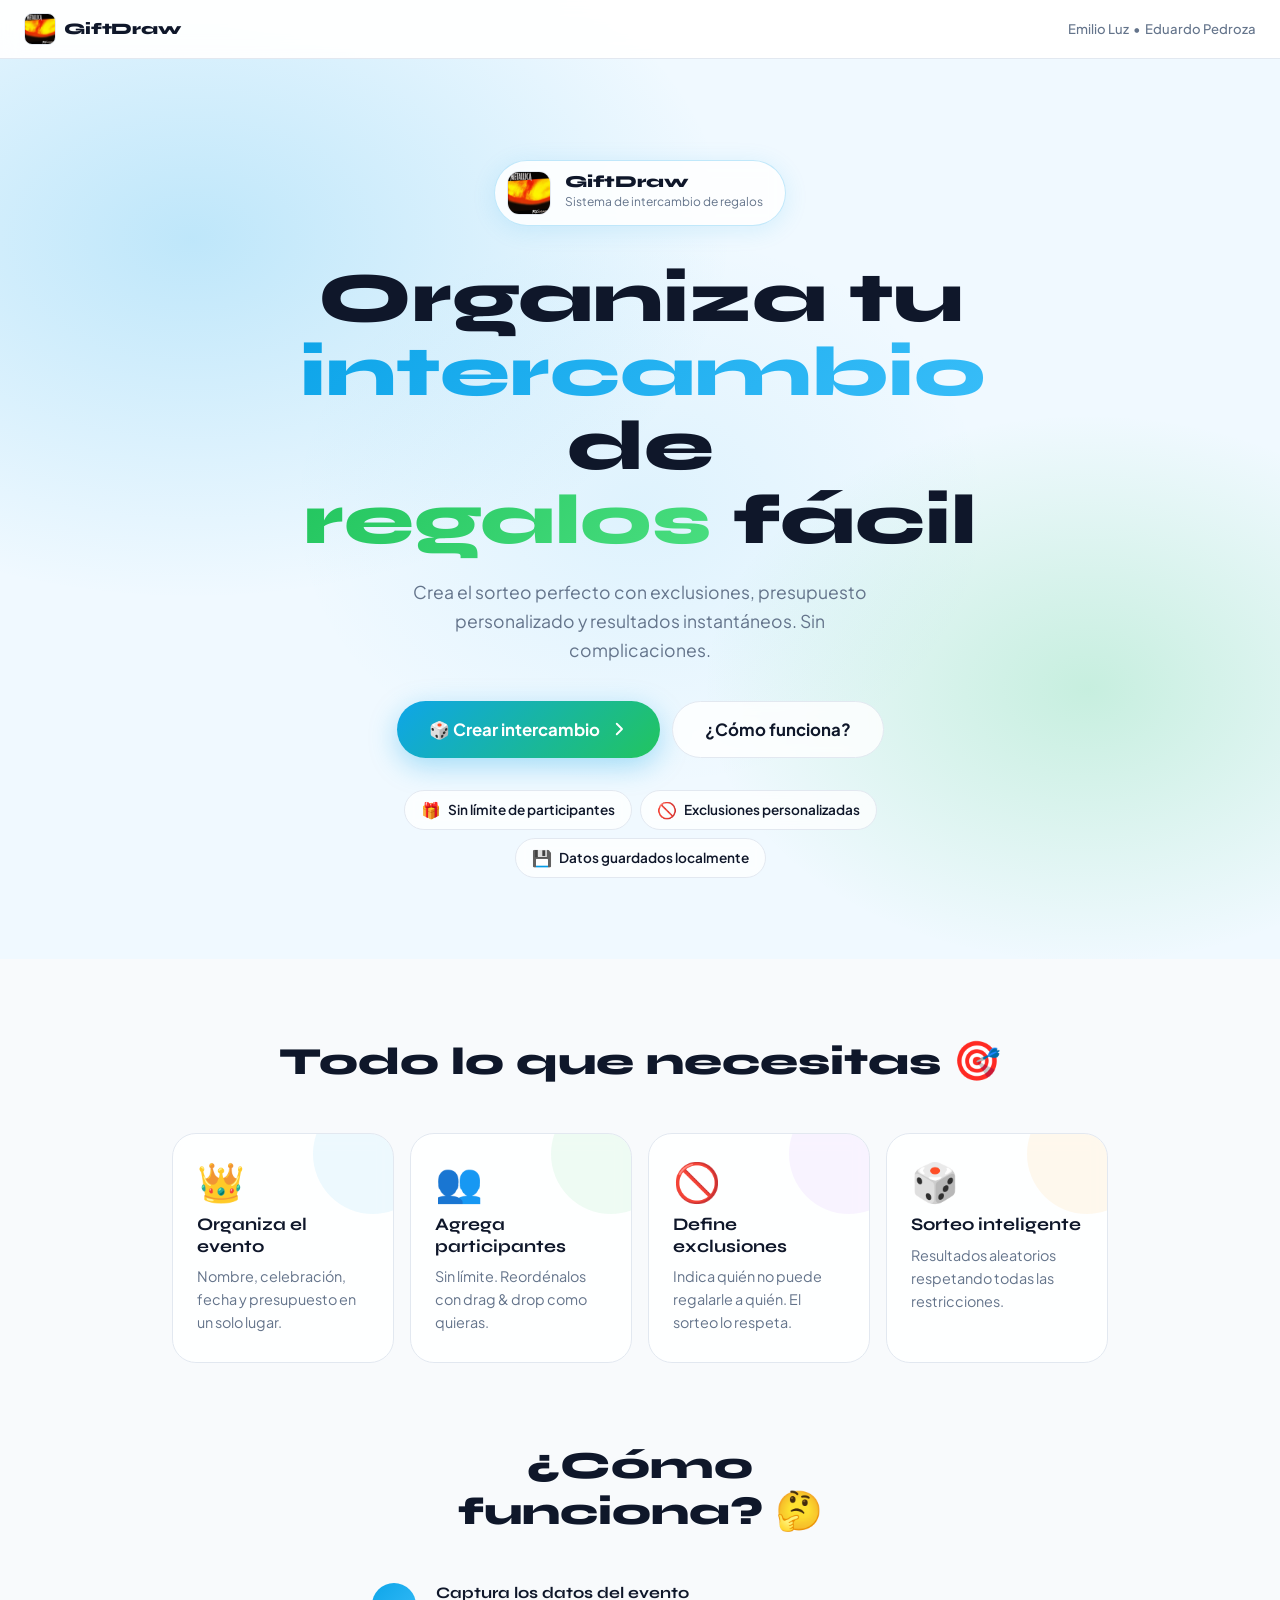
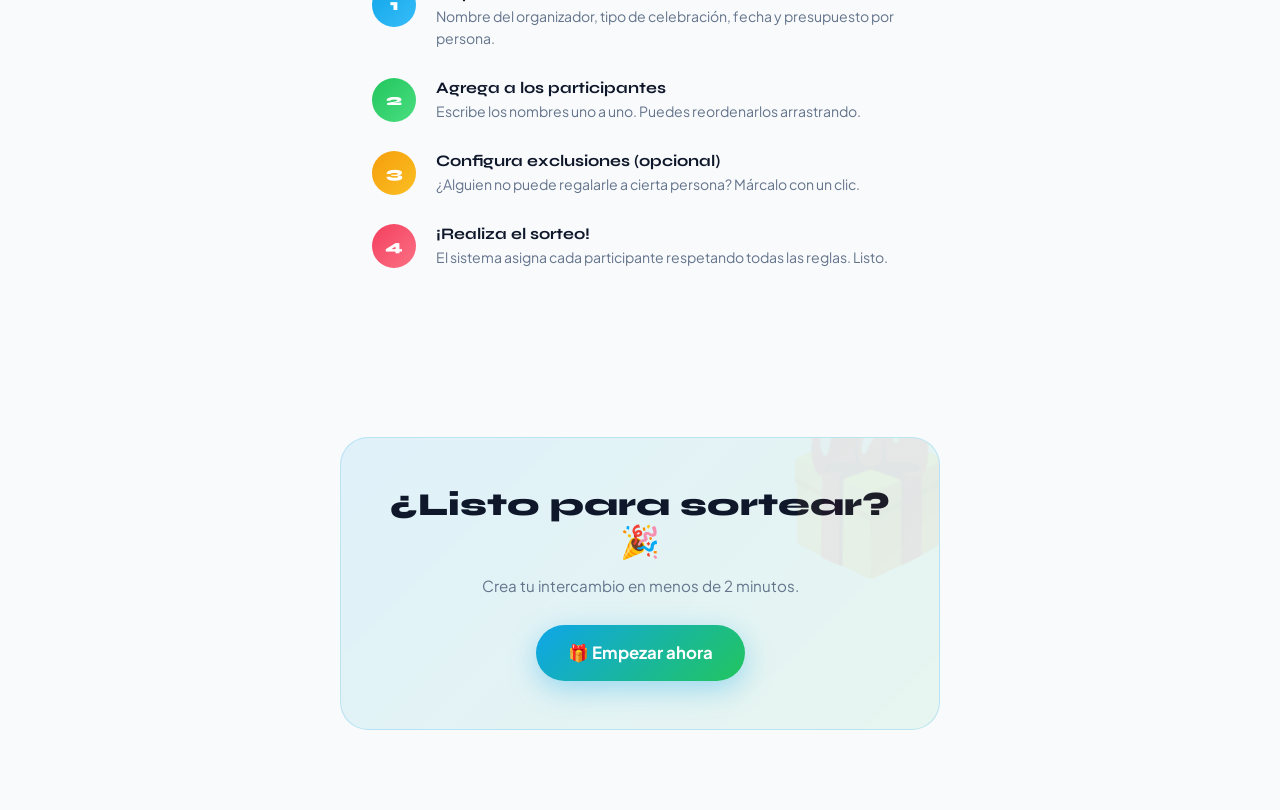
<file: index.html>
<!DOCTYPE html>
<html lang="es">
<head>
  <meta charset="UTF-8">
  <meta name="viewport" content="width=device-width, initial-scale=1.0">
  <title>GiftDraw — Intercambio de Regalos</title>
  <link href="https://cdn.jsdelivr.net/npm/bootstrap@5.3.2/dist/css/bootstrap.min.css" rel="stylesheet">
  <link href="https://fonts.googleapis.com/css2?family=Syne:wght@700;800&family=Plus+Jakarta+Sans:wght@400;500;600&display=swap" rel="stylesheet">
  <link rel="stylesheet" href="css/styles.css">
  <link rel="stylesheet" href="css/index.css">
</head>

<body>

<!-- ═══════════════════ NAVBAR ═══════════════════ -->
<nav class="navbar navbar-index sticky-top">
  <div class="container-fluid px-4">

    <!-- Logo + nombre app -->
    <a class="navbar-brand d-flex align-items-center gap-2" href="#">
      <img src="img/logo.png" alt="Logo" width="32" height="32"
           style="border-radius:8px; border:1px solid var(--border);">
      GiftDraw
    </a>

    <!-- Integrantes del equipo -->
    <span class="nav-names">
      Emilio Luz &nbsp;&bull;&nbsp; Eduardo Pedroza
    </span>

  </div>
</nav>

<!-- ═══════════════════ HERO ═══════════════════ -->
<section class="hero">

  <div class="hero-content">

    <!-- Logo pill -->
    <div class="logo-pill">
      <img src="img/logo.png" alt="GiftDraw Logo">
      <div class="logo-pill-text">
        <span class="logo-pill-name">GiftDraw</span>
        <span class="logo-pill-sub">Sistema de intercambio de regalos</span>
      </div>
    </div>

    <!-- Título principal -->
    <h1 class="hero-title">
      Organiza tu<br>
      <span class="accent-blue">intercambio</span> de<br>
      <span class="accent-green">regalos</span> fácil
    </h1>

    <!-- Subtítulo -->
    <p class="hero-sub">
      Crea el sorteo perfecto con exclusiones, presupuesto personalizado
      y resultados instantáneos. Sin complicaciones.
    </p>

    <!-- CTAs -->
    <div class="cta-wrap">
      <a href="evento.html" class="btn-cta btn-cta-primary">
        🎲 Crear intercambio
        <svg xmlns="http://www.w3.org/2000/svg" width="18" height="18" fill="none"
             viewBox="0 0 24 24" stroke="currentColor" stroke-width="2.5">
          <path stroke-linecap="round" stroke-linejoin="round" d="M9 5l7 7-7 7"/>
        </svg>
      </a>
      <a href="#como-funciona" class="btn-cta btn-cta-ghost">
        ¿Cómo funciona?
      </a>
    </div>

    <!-- Stats -->
    <div class="stats-row">
      <div class="stat-pill"><span>🎁</span> Sin límite de participantes</div>
      <div class="stat-pill"><span>🚫</span> Exclusiones personalizadas</div>
      <div class="stat-pill"><span>💾</span> Datos guardados localmente</div>
    </div>

  </div>
</section>

<!-- ═══════════════════ FEATURES ═══════════════════ -->
<section class="features">
  <div class="container" style="max-width:960px">
    <h2 class="features-title">Todo lo que necesitas 🎯</h2>

    <div class="row g-3">
      <div class="col-12 col-sm-6 col-lg-3">
        <div class="feature-card card-blue">
          <span class="feature-icon">👑</span>
          <h3>Organiza el evento</h3>
          <p>Nombre, celebración, fecha y presupuesto en un solo lugar.</p>
        </div>
      </div>
      <div class="col-12 col-sm-6 col-lg-3">
        <div class="feature-card card-green">
          <span class="feature-icon">👥</span>
          <h3>Agrega participantes</h3>
          <p>Sin límite. Reordénalos con drag & drop como quieras.</p>
        </div>
      </div>
      <div class="col-12 col-sm-6 col-lg-3">
        <div class="feature-card card-purple">
          <span class="feature-icon">🚫</span>
          <h3>Define exclusiones</h3>
          <p>Indica quién no puede regalarle a quién. El sorteo lo respeta.</p>
        </div>
      </div>
      <div class="col-12 col-sm-6 col-lg-3">
        <div class="feature-card card-amber">
          <span class="feature-icon">🎲</span>
          <h3>Sorteo inteligente</h3>
          <p>Resultados aleatorios respetando todas las restricciones.</p>
        </div>
      </div>
    </div>
  </div>
</section>

<!-- ═══════════════════ PASOS ═══════════════════ -->
<section class="steps" id="como-funciona">
  <div class="container" style="max-width:560px">
    <h2 class="steps-title">¿Cómo funciona? 🤔</h2>

    <div class="step-item">
      <div class="step-num blue">1</div>
      <div class="step-text">
        <h4>Captura los datos del evento</h4>
        <p>Nombre del organizador, tipo de celebración, fecha y presupuesto por persona.</p>
      </div>
    </div>

    <div class="step-item">
      <div class="step-num green">2</div>
      <div class="step-text">
        <h4>Agrega a los participantes</h4>
        <p>Escribe los nombres uno a uno. Puedes reordenarlos arrastrando.</p>
      </div>
    </div>

    <div class="step-item">
      <div class="step-num amber">3</div>
      <div class="step-text">
        <h4>Configura exclusiones (opcional)</h4>
        <p>¿Alguien no puede regalarle a cierta persona? Márcalo con un clic.</p>
      </div>
    </div>

    <div class="step-item">
      <div class="step-num rose">4</div>
      <div class="step-text">
        <h4>¡Realiza el sorteo!</h4>
        <p>El sistema asigna cada participante respetando todas las reglas. Listo.</p>
      </div>
    </div>
  </div>
</section>

<!-- ═══════════════════ FOOTER CTA ═══════════════════ -->
<section class="footer-cta">
  <div class="footer-cta-card">
    <h2>¿Listo para sortear? 🎉</h2>
    <p>Crea tu intercambio en menos de 2 minutos.</p>
    <a href="evento.html" class="btn-cta btn-cta-primary" style="display:inline-flex">
      🎁 Empezar ahora
    </a>
  </div>
</section>

<script>
document.querySelector('a[href="#como-funciona"]').addEventListener("click", e => {
  e.preventDefault()
  document.getElementById("como-funciona").scrollIntoView({ behavior: "smooth" })
})
</script>

</body>
</html>
</file>
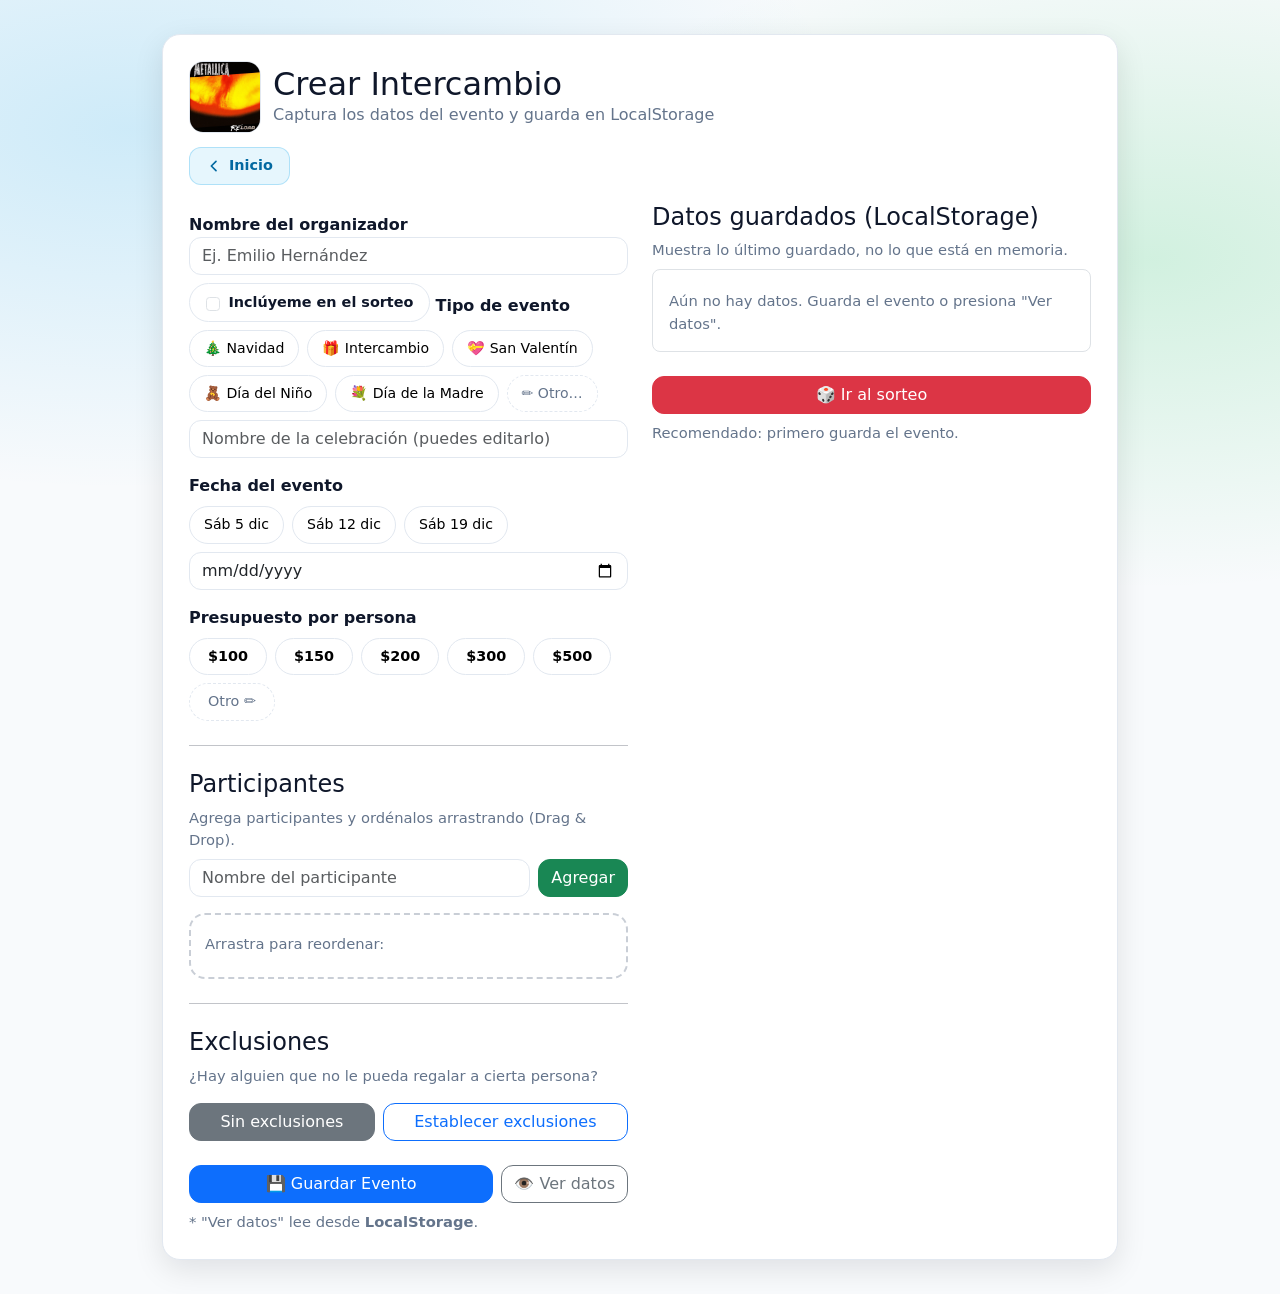
<file: evento.html>
<!DOCTYPE html>
<html lang="es">
<head>
  <meta charset="UTF-8">
  <meta name="viewport" content="width=device-width, initial-scale=1.0">
  <title>Crear Evento</title>
  <link href="https://cdn.jsdelivr.net/npm/bootstrap@5.3.2/dist/css/bootstrap.min.css" rel="stylesheet">
  <link rel="stylesheet" href="css/styles.css">
</head>

<body>
<div class="app-shell">
  <div class="app-card">

    <div class="brand">
      <img src="img/logo.png" alt="Logo">
      <div>
        <h2>Crear Intercambio</h2>
        <p>Captura los datos del evento y guarda en LocalStorage</p>
      </div>
    </div>

    <a href="index.html" class="btn-back">
      <svg xmlns="http://www.w3.org/2000/svg" width="16" height="16" fill="none"
           viewBox="0 0 24 24" stroke="currentColor" stroke-width="2.5">
        <path stroke-linecap="round" stroke-linejoin="round" d="M15 19l-7-7 7-7"/>
      </svg>
      Inicio
    </a>

    <div class="row g-4">

      <!-- ══════════════════════════════
           COLUMNA 1 — Formulario
      ══════════════════════════════ -->
      <div class="col-12 col-lg-6">

        <!-- ── 1. Organizador + checkbox ── -->
        <label>Nombre del organizador</label>
        <input id="organizador" class="form-control" placeholder="Ej. Emilio Hernández">
        <div class="check-pill mt-2">
          <input type="checkbox" id="incluirOrganizador" class="form-check-input">
          <label for="incluirOrganizador">Inclúyeme en el sorteo</label>
        </div>

        <!-- ── 2. Tipo de evento ── -->
        <label class="mt-3">Tipo de evento</label>
        <div class="tipo-grid" id="tipoGrid">
          <button type="button" class="tipo-btn" data-tipo="Navidad">🎄 Navidad</button>
          <button type="button" class="tipo-btn" data-tipo="Intercambio">🎁 Intercambio</button>
          <button type="button" class="tipo-btn" data-tipo="San Valentín">💝 San Valentín</button>
          <button type="button" class="tipo-btn" data-tipo="Día del Niño">🧸 Día del Niño</button>
          <button type="button" class="tipo-btn" data-tipo="Día de la Madre">💐 Día de la Madre</button>
          <button type="button" class="tipo-btn tipo-otro" id="btnTipoOtro" data-tipo="otro">✏️ Otro…</button>
        </div>
        <input id="celebracion" class="form-control mt-2"
               placeholder="Nombre de la celebración (puedes editarlo)">

        <!-- ── 3. Fecha con sugerencias ── -->
        <label class="mt-3">Fecha del evento</label>
        <div class="fecha-chips" id="fechaChips"></div>
        <input type="date" id="fecha" class="form-control mt-2">

        <!-- ── 4. Presupuesto ── -->
        <label class="mt-3">Presupuesto por persona</label>
        <div class="presup-grid" id="presupGrid">
          <button type="button" class="presup-btn" data-monto="100">$100</button>
          <button type="button" class="presup-btn" data-monto="150">$150</button>
          <button type="button" class="presup-btn" data-monto="200">$200</button>
          <button type="button" class="presup-btn" data-monto="300">$300</button>
          <button type="button" class="presup-btn" data-monto="500">$500</button>
          <button type="button" class="presup-btn presup-otro" id="btnPresupOtro">Otro ✏️</button>
        </div>
        <input id="presupuesto" class="form-control mt-2 d-none"
               type="number" min="1" placeholder="Escribe el monto…">

        <hr class="my-4">

        <!-- ── Participantes ── -->
        <h4 class="mb-2">Participantes</h4>
        <div class="helper">Agrega participantes y ordénalos arrastrando (Drag & Drop).</div>

        <div class="d-flex gap-2 mt-2">
          <input id="participante" class="form-control" placeholder="Nombre del participante"
                 onkeydown="if(event.key==='Enter') agregarParticipante()">
          <button type="button" onclick="agregarParticipante()" class="btn btn-success">
            Agregar
          </button>
        </div>

        <div class="mt-3 dnd-zone">
          <div class="helper mb-2">Arrastra para reordenar:</div>
          <ul id="lista" class="list-group"></ul>
        </div>

        <hr class="my-4">

        <!-- ── Exclusiones ── -->
        <h4 class="mb-2">Exclusiones</h4>
        <div class="helper mb-3">¿Hay alguien que no le pueda regalar a cierta persona?</div>

        <div class="d-flex gap-2 mb-3">
          <button type="button" id="btnExclNo"
            class="btn btn-outline-secondary flex-fill active"
            onclick="toggleExclusiones(false)">
            Sin exclusiones
          </button>
          <button type="button" id="btnExclSi"
            class="btn btn-outline-primary flex-fill"
            onclick="toggleExclusiones(true)">
            Establecer exclusiones
          </button>
        </div>

        <div id="panelExclusiones" class="d-none">
          <div class="helper mb-2">Marca a quién <b>NO</b> le puede regalar cada persona:</div>
          <div id="listaExclusiones"></div>
        </div>

        <!-- ── Botones guardar ── -->
        <div class="d-flex gap-2 mt-4">
          <button type="button" onclick="guardarEvento()" class="btn btn-primary flex-fill">
            💾 Guardar Evento
          </button>
          <button type="button" onclick="verEventoDesdeLocalStorage()"
                  class="btn btn-outline-secondary">
            👁 Ver datos
          </button>
        </div>
        <div class="helper mt-2">* "Ver datos" lee desde <b>LocalStorage</b>.</div>

      </div><!-- /col-1 -->

      <!-- ══════════════════════════════
           COLUMNA 2 — Panel LocalStorage
      ══════════════════════════════ -->
      <div class="col-12 col-lg-6">
        <h4>Datos guardados (LocalStorage)</h4>
        <div class="helper mb-2">Muestra lo último guardado, no lo que está en memoria.</div>

        <div id="panelEvento" class="p-3 border rounded-3 bg-white">
          <div class="helper">Aún no hay datos. Guarda el evento o presiona "Ver datos".</div>
        </div>

        <div class="mt-4">
          <a href="sorteo.html" class="btn btn-danger w-100">🎲 Ir al sorteo</a>
          <div class="helper mt-2">Recomendado: primero guarda el evento.</div>
        </div>
      </div>

    </div><!-- /row -->
  </div><!-- /app-card -->
</div><!-- /app-shell -->

<script src="js/localstorage.js"></script>
<script src="js/toast.js"></script>
<script src="js/app.js"></script>
</body>
</html>
</file>
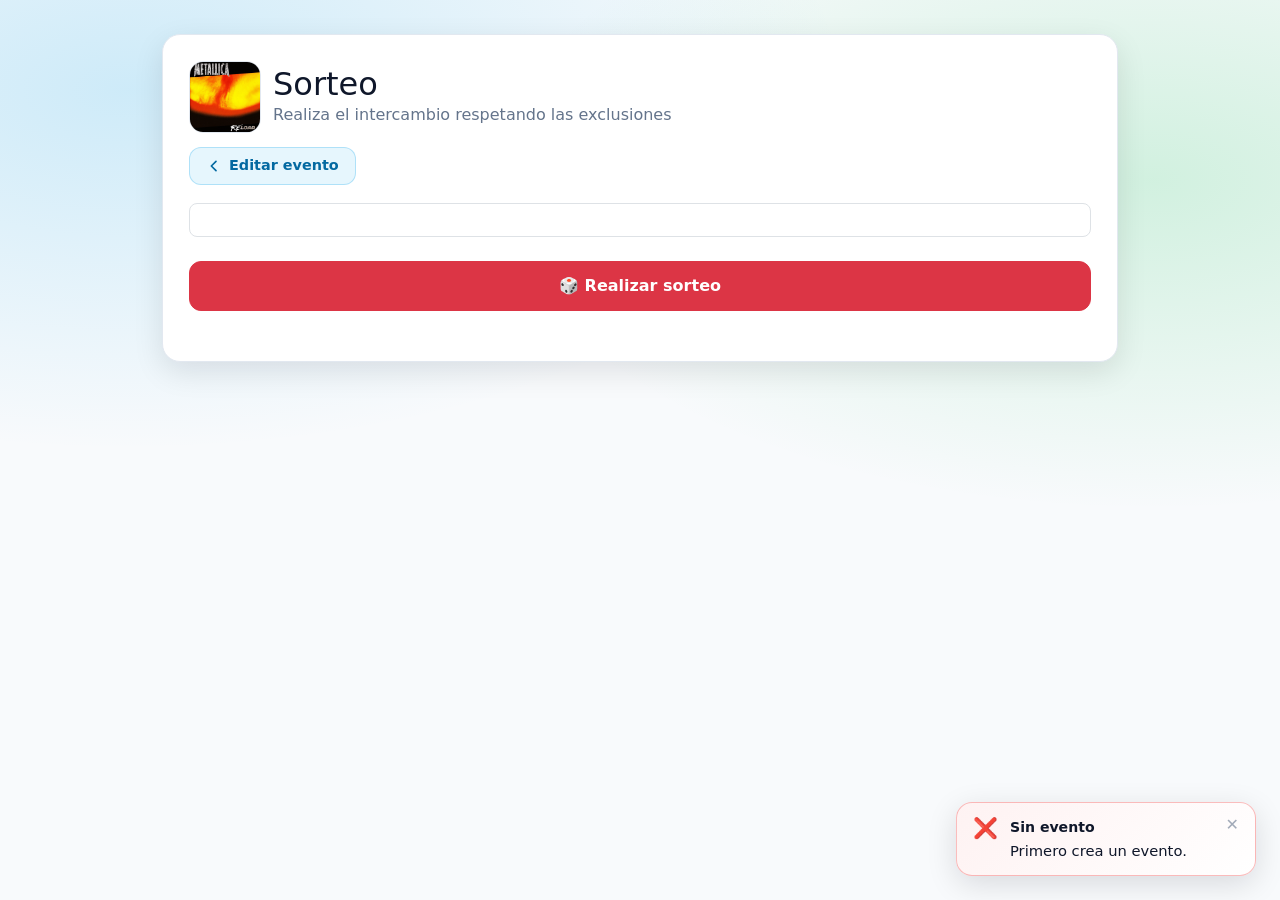
<file: sorteo.html>
<!DOCTYPE html>
<html lang="es">
<head>
  <meta charset="UTF-8">
  <meta name="viewport" content="width=device-width, initial-scale=1.0">
  <title>Sorteo</title>
  <link href="https://cdn.jsdelivr.net/npm/bootstrap@5.3.2/dist/css/bootstrap.min.css" rel="stylesheet">
  <link rel="stylesheet" href="css/styles.css">
</head>

<body>
<div class="app-shell">
  <div class="app-card">

    <div class="brand">
      <img src="img/logo.png" alt="Logo">
      <div>
        <h2>Sorteo</h2>
        <p>Realiza el intercambio respetando las exclusiones</p>
      </div>
    </div>

    <a href="evento.html" class="btn-back">
      <svg xmlns="http://www.w3.org/2000/svg" width="16" height="16" fill="none" viewBox="0 0 24 24" stroke="currentColor" stroke-width="2.5"><path stroke-linecap="round" stroke-linejoin="round" d="M15 19l-7-7 7-7"/></svg>
      Editar evento
    </a>

    <!-- Resumen del evento -->
    <div id="resumenEvento" class="p-3 border rounded-3 bg-white mb-4"></div>

    <!-- Botón sortear -->
    <button onclick="sortear()" class="btn btn-danger w-100 mb-4" style="padding:12px; font-size:1rem; font-weight:600;">
      🎲 Realizar sorteo
    </button>

    <!-- Resultados -->
    <ul id="resultado" class="list-group"></ul>

  </div>
</div>

<script src="js/localstorage.js"></script>
<script src="js/toast.js"></script>
<script src="js/sorteo.js"></script>
</body>
</html>
</file>
<file: css/styles.css>
:root{
  --bg1:#0ea5e9;
  --bg2:#22c55e;
  --surface:#ffffff;
  --text:#0f172a;
  --muted:#64748b;
  --border:#e2e8f0;
  --shadow: 0 10px 30px rgba(2, 6, 23, .10);
  --radius: 18px;
}

*{ box-sizing:border-box; }

body{
  min-height:100vh;
  color: var(--text);
  background: radial-gradient(1200px 600px at 10% 10%, rgba(14,165,233,.18), transparent 60%),
              radial-gradient(1200px 600px at 90% 20%, rgba(34,197,94,.18), transparent 55%),
              #f8fafc;
}

.app-shell{
  max-width: 980px;
  margin: 0 auto;
  padding: 24px 12px;
}

.app-card{
  background: var(--surface);
  border: 1px solid var(--border);
  border-radius: var(--radius);
  box-shadow: var(--shadow);
  padding: 22px;
}

.brand{
  display:flex;
  align-items:center;
  gap:12px;
  margin-bottom: 14px;
}

.brand img{
  width:64px;
  height:64px;
  object-fit:contain;
  border-radius: 14px;
  border: 1px solid var(--border);
  background:#fff;
}

.brand h1, .brand h2{ margin:0; line-height:1.1; }
.brand p{ margin:0; color: var(--muted); }

label{ margin-top: 10px; font-weight: 600; }

.helper{
  color: var(--muted);
  font-size: .92rem;
  margin-top: 4px;
}

.list-group-item{
  display:flex;
  align-items:center;
  justify-content:space-between;
  gap:10px;
}

.badge-soft{
  background: rgba(14,165,233,.12);
  color: #0369a1;
  border: 1px solid rgba(14,165,233,.25);
  padding: 6px 10px;
  border-radius: 999px;
  font-size: .78rem;
}

/* ── Drag & Drop ── */
.dnd-zone{
  border: 2px dashed rgba(100,116,139,.35);
  border-radius: 16px;
  padding: 14px;
  background: rgba(255,255,255,.6);
}

.dnd-item{
  cursor: grab;
  user-select:none;
  border: 1px solid var(--border);
  border-radius: 14px;
  padding: 10px 12px;
  background: #fff;
  box-shadow: 0 6px 18px rgba(2,6,23,.06);
  margin-bottom: 10px;
}

.dnd-item:active{ cursor: grabbing; }

.dnd-over{
  outline: 3px solid rgba(34,197,94,.25);
  outline-offset: 2px;
}

/* ════════════════════════════════════════
   CHECK PILL — "Inclúyeme en el sorteo"
════════════════════════════════════════ */
.check-pill{
  display: inline-flex;
  align-items: center;
  gap: 8px;
  padding: 8px 16px;
  border: 1.5px solid var(--border);
  border-radius: 999px;
  cursor: pointer;
  font-size: .9rem;
  font-weight: 500;
  background: #fff;
  transition: border-color .18s, background .18s;
  user-select: none;
}
.check-pill:has(input:checked){
  border-color: rgba(34,197,94,.5);
  background: rgba(34,197,94,.08);
  color: #15803d;
  font-weight: 600;
}
.check-pill label{ cursor: pointer; margin: 0; }
.check-pill input{ cursor: pointer; }

/* ════════════════════════════════════════
   TIPO DE EVENTO
════════════════════════════════════════ */
.tipo-grid{
  display: flex;
  flex-wrap: wrap;
  gap: 8px;
  margin-top: 8px;
}
.tipo-btn{
  padding: 7px 14px;
  border: 1.5px solid var(--border);
  border-radius: 999px;
  background: #fff;
  font-size: .88rem;
  font-weight: 500;
  cursor: pointer;
  transition: all .17s;
  white-space: nowrap;
}
.tipo-btn:hover{
  border-color: rgba(14,165,233,.45);
  background: rgba(14,165,233,.06);
}
.tipo-btn.activo{
  border-color: #0ea5e9;
  background: rgba(14,165,233,.12);
  color: #0369a1;
  font-weight: 700;
}
.tipo-btn.tipo-otro{
  border-style: dashed;
  color: var(--muted);
}
.tipo-btn.tipo-otro.activo{
  border-color: #0ea5e9;
  border-style: solid;
  color: #0369a1;
}

/* ════════════════════════════════════════
   FECHA — chips sugeridos
════════════════════════════════════════ */
.fecha-chips{
  display: flex;
  flex-wrap: wrap;
  gap: 8px;
  margin-top: 8px;
}
.fecha-chip{
  padding: 7px 14px;
  border: 1.5px solid var(--border);
  border-radius: 999px;
  background: #fff;
  font-size: .88rem;
  font-weight: 500;
  cursor: pointer;
  transition: all .17s;
}
.fecha-chip:hover{
  border-color: rgba(14,165,233,.45);
  background: rgba(14,165,233,.06);
}
.fecha-chip.activo{
  border-color: #0ea5e9;
  background: rgba(14,165,233,.12);
  color: #0369a1;
  font-weight: 700;
}

/* ════════════════════════════════════════
   PRESUPUESTO — botones predefinidos
════════════════════════════════════════ */
.presup-grid{
  display: flex;
  flex-wrap: wrap;
  gap: 8px;
  margin-top: 8px;
}
.presup-btn{
  padding: 7px 18px;
  border: 1.5px solid var(--border);
  border-radius: 999px;
  background: #fff;
  font-size: .9rem;
  font-weight: 600;
  cursor: pointer;
  transition: all .17s;
}
.presup-btn:hover{
  border-color: rgba(34,197,94,.5);
  background: rgba(34,197,94,.06);
}
.presup-btn.activo{
  border-color: #22c55e;
  background: rgba(34,197,94,.12);
  color: #15803d;
}
.presup-btn.presup-otro{
  border-style: dashed;
  color: var(--muted);
  font-weight: 500;
}
.presup-btn.presup-otro.activo{
  border-style: solid;
  border-color: #22c55e;
  background: rgba(34,197,94,.12);
  color: #15803d;
}

/* ── Exclusiones ── */
.exclusion-bloque{
  background: #f8fafc;
  border: 1px solid var(--border) !important;
}

/* badge especial para el organizador en exclusiones */
.badge-org{
  background: rgba(34,197,94,.12) !important;
  color: #15803d !important;
  border-color: rgba(34,197,94,.35) !important;
}

.exclusion-check{
  display: inline-flex;
  align-items: center;
  gap: 6px;
  padding: 6px 14px;
  border: 1px solid var(--border);
  border-radius: 999px;
  cursor: pointer;
  font-size: .88rem;
  background: #fff;
  transition: background .15s, border-color .15s;
  user-select: none;
}

.exclusion-check:has(input:checked){
  background: rgba(239,68,68,.10);
  border-color: rgba(239,68,68,.45);
  color: #b91c1c;
  font-weight: 600;
}

.exclusion-check input{
  pointer-events: none;   /* el click lo maneja el label completo */
}

/* ── General ── */
.btn{ border-radius: 12px !important; }

input.form-control, select.form-select{
  border-radius: 12px;
  border: 1px solid var(--border);
}

/* ── Botón regresar ── */
.btn-back{
  display: inline-flex;
  align-items: center;
  gap: 7px;
  background: rgba(14,165,233,.10);
  color: #0369a1;
  border: 1px solid rgba(14,165,233,.25);
  border-radius: 12px !important;
  padding: 7px 16px;
  font-size: .9rem;
  font-weight: 600;
  text-decoration: none;
  transition: background .18s, transform .12s;
  margin-bottom: 18px;
}
.btn-back:hover{
  background: rgba(14,165,233,.18);
  color: #0369a1;
  transform: translateX(-2px);
}
.btn-back svg{
  flex-shrink: 0;
}

/* ════════════════════════════════════════
   TOAST NOTIFICATIONS
════════════════════════════════════════ */
#toast-container{
  position: fixed;
  bottom: 24px;
  right: 24px;
  z-index: 9999;
  display: flex;
  flex-direction: column;
  gap: 10px;
  pointer-events: none;
}

.toast-item{
  pointer-events: all;
  display: flex;
  align-items: flex-start;
  gap: 12px;
  min-width: 300px;
  max-width: 380px;
  padding: 14px 16px;
  border-radius: 16px;
  border: 1px solid transparent;
  box-shadow: 0 8px 30px rgba(2,6,23,.13);
  font-size: .92rem;
  line-height: 1.45;
  background: #fff;
  animation: toastIn .3s cubic-bezier(.34,1.56,.64,1) forwards;
}

.toast-item.hiding{
  animation: toastOut .25s ease forwards;
}

/* tipos */
.toast-item.toast-success{
  border-color: rgba(34,197,94,.35);
  background: linear-gradient(135deg, #f0fdf4, #fff);
}
.toast-item.toast-success .toast-icon{ color: #16a34a; }

.toast-item.toast-error{
  border-color: rgba(239,68,68,.35);
  background: linear-gradient(135deg, #fef2f2, #fff);
}
.toast-item.toast-error .toast-icon{ color: #dc2626; }

.toast-item.toast-warning{
  border-color: rgba(234,179,8,.35);
  background: linear-gradient(135deg, #fefce8, #fff);
}
.toast-item.toast-warning .toast-icon{ color: #ca8a04; }

.toast-item.toast-info{
  border-color: rgba(14,165,233,.35);
  background: linear-gradient(135deg, #f0f9ff, #fff);
}
.toast-item.toast-info .toast-icon{ color: #0284c7; }

.toast-icon{
  font-size: 1.25rem;
  line-height: 1;
  flex-shrink: 0;
  margin-top: 1px;
}

.toast-body{
  flex: 1;
}

.toast-title{
  font-weight: 700;
  font-size: .88rem;
  margin-bottom: 2px;
}

.toast-close{
  background: none;
  border: none;
  cursor: pointer;
  color: var(--muted);
  font-size: 1rem;
  line-height: 1;
  padding: 0;
  flex-shrink: 0;
  opacity: .6;
  transition: opacity .15s;
}
.toast-close:hover{ opacity: 1; }

/* progress bar */
.toast-progress{
  position: absolute;
  bottom: 0;
  left: 0;
  height: 3px;
  border-radius: 0 0 16px 16px;
  width: 100%;
  transform-origin: left;
  animation: toastProgress linear forwards;
}
.toast-item{ position: relative; overflow: hidden; }
.toast-success .toast-progress{ background: #16a34a; }
.toast-error   .toast-progress{ background: #dc2626; }
.toast-warning .toast-progress{ background: #ca8a04; }
.toast-info    .toast-progress{ background: #0284c7; }

@keyframes toastIn{
  from{ opacity:0; transform: translateY(20px) scale(.95); }
  to  { opacity:1; transform: translateY(0)    scale(1);   }
}
@keyframes toastOut{
  from{ opacity:1; transform: translateY(0)    scale(1);   }
  to  { opacity:0; transform: translateY(10px) scale(.95); }
}
@keyframes toastProgress{
  from{ transform: scaleX(1); }
  to  { transform: scaleX(0); }
}

/* ── Breakpoint 1 (sm) ── */
@media (min-width: 576px){
  .app-card{ padding: 26px; }
  .brand img{ width:72px; height:72px; }
}

/* ── Breakpoint 2 (lg) ── */
@media (min-width: 992px){
  .app-shell{ padding: 34px 12px; }
}

@media (max-width: 480px){
  #toast-container{ right: 12px; left: 12px; bottom: 16px; }
  .toast-item{ min-width: unset; max-width: 100%; }
}
</file>
<file: css/index.css>
/* ════════════════════════════════════════
   INDEX.CSS — estilos de la pantalla inicial
════════════════════════════════════════ */

body {
  font-family: 'Plus Jakarta Sans', sans-serif;
  overflow-x: hidden;
}

/* ── Navbar ── */
.navbar-index {
  background: rgba(255,255,255,.92);
  backdrop-filter: blur(10px);
  border-bottom: 1px solid var(--border);
}

.navbar-index .navbar-brand {
  font-family: 'Syne', sans-serif;
  font-weight: 800;
  font-size: 1rem;
  color: var(--text);
  letter-spacing: -.01em;
}

.navbar-index .nav-names {
  font-size: .82rem;
  color: var(--muted);
  font-weight: 500;
}

/* ══════════════════════════════════════
   HERO
══════════════════════════════════════ */
.hero {
  min-height: 100vh;
  display: flex;
  flex-direction: column;
  align-items: center;
  justify-content: center;
  position: relative;
  padding: 60px 20px 40px;
  overflow: hidden;
}

.hero::before {
  content: '';
  position: absolute;
  inset: 0;
  background:
    radial-gradient(ellipse 900px 600px at 15% 20%, rgba(14,165,233,.22), transparent 60%),
    radial-gradient(ellipse 700px 500px at 85% 70%, rgba(34,197,94,.20), transparent 55%),
    radial-gradient(ellipse 500px 400px at 50% 50%, rgba(14,165,233,.08), transparent 70%),
    #f0f9ff;
  z-index: 0;
}

.hero-content {
  position: relative;
  z-index: 2;
  text-align: center;
  max-width: 680px;
}

/* ── Logo pill ── */
.logo-pill {
  display: inline-flex;
  align-items: center;
  gap: 14px;
  background: rgba(255,255,255,.85);
  border: 1.5px solid rgba(14,165,233,.25);
  border-radius: 999px;
  padding: 10px 22px 10px 12px;
  margin-bottom: 36px;
  box-shadow: 0 4px 24px rgba(14,165,233,.12);
  backdrop-filter: blur(8px);
}

.logo-pill img {
  width: 44px;
  height: 44px;
  border-radius: 12px;
  object-fit: contain;
  background: #fff;
  border: 1px solid var(--border);
}

.logo-pill-text {
  display: flex;
  flex-direction: column;
  text-align: left;
}

.logo-pill-name {
  font-family: 'Syne', sans-serif;
  font-weight: 800;
  font-size: 1.05rem;
  color: var(--text);
  line-height: 1;
}

.logo-pill-sub {
  font-size: .75rem;
  color: var(--muted);
  margin-top: 2px;
}

/* ── Headline ── */
.hero-title {
  font-family: 'Syne', sans-serif;
  font-weight: 800;
  font-size: clamp(2.6rem, 7vw, 4.4rem);
  line-height: 1.05;
  color: var(--text);
  margin-bottom: 20px;
}

.hero-title .accent-blue {
  background: linear-gradient(135deg, #0ea5e9, #38bdf8);
  -webkit-background-clip: text;
  -webkit-text-fill-color: transparent;
  background-clip: text;
}

.hero-title .accent-green {
  background: linear-gradient(135deg, #22c55e, #4ade80);
  -webkit-background-clip: text;
  -webkit-text-fill-color: transparent;
  background-clip: text;
}

/* ── Subtítulo ── */
.hero-sub {
  font-size: 1.1rem;
  color: var(--muted);
  margin-bottom: 36px;
  max-width: 480px;
  margin-left: auto;
  margin-right: auto;
  line-height: 1.65;
}

/* ── CTAs ── */
.cta-wrap {
  display: flex;
  gap: 12px;
  justify-content: center;
  flex-wrap: wrap;
}

.btn-cta {
  display: inline-flex;
  align-items: center;
  gap: 10px;
  padding: 15px 32px;
  border-radius: 999px;
  font-weight: 700;
  font-size: 1.05rem;
  text-decoration: none;
  cursor: pointer;
  border: none;
}

.btn-cta-primary {
  background: linear-gradient(135deg, #0ea5e9, #22c55e);
  color: #fff;
  box-shadow: 0 8px 28px rgba(14,165,233,.35);
}
.btn-cta-primary:hover {
  box-shadow: 0 14px 36px rgba(14,165,233,.45);
  color: #fff;
}

.btn-cta-ghost {
  background: rgba(255,255,255,.8);
  color: var(--text);
  border: 1.5px solid var(--border);
  backdrop-filter: blur(6px);
}
.btn-cta-ghost:hover {
  background: #fff;
  color: var(--text);
  border-color: rgba(14,165,233,.4);
}

/* ── Stats pills ── */
.stats-row {
  display: flex;
  gap: 8px;
  justify-content: center;
  flex-wrap: wrap;
  margin-top: 32px;
}

.stat-pill {
  display: inline-flex;
  align-items: center;
  gap: 7px;
  background: rgba(255,255,255,.75);
  border: 1px solid var(--border);
  border-radius: 999px;
  padding: 7px 16px;
  font-size: .85rem;
  font-weight: 600;
  color: var(--text);
  backdrop-filter: blur(6px);
}

.stat-pill span { font-size: 1rem; }

/* ══════════════════════════════════════
   FEATURES
══════════════════════════════════════ */
.features {
  padding: 80px 20px;
  position: relative;
  z-index: 2;
}

.features-title {
  font-family: 'Syne', sans-serif;
  font-weight: 800;
  font-size: clamp(1.6rem, 4vw, 2.4rem);
  text-align: center;
  margin-bottom: 48px;
  color: var(--text);
}

.feature-card {
  background: rgba(255,255,255,.85);
  border: 1.5px solid var(--border);
  border-radius: 24px;
  padding: 28px 24px;
  height: 100%;
  backdrop-filter: blur(8px);
  position: relative;
  overflow: hidden;
}

.feature-card::before {
  content: '';
  position: absolute;
  top: -40px; right: -40px;
  width: 120px; height: 120px;
  border-radius: 50%;
  opacity: .07;
}

.card-blue::before  { background: #0ea5e9; }
.card-green::before { background: #22c55e; }
.card-purple::before{ background: #a855f7; }
.card-amber::before { background: #f59e0b; }

.feature-icon {
  font-size: 2.4rem;
  margin-bottom: 14px;
  display: block;
  line-height: 1;
}

.feature-card h3 {
  font-family: 'Syne', sans-serif;
  font-weight: 700;
  font-size: 1.1rem;
  margin-bottom: 8px;
  color: var(--text);
}

.feature-card p {
  font-size: .9rem;
  color: var(--muted);
  line-height: 1.6;
  margin: 0;
}

/* ══════════════════════════════════════
   PASOS
══════════════════════════════════════ */
.steps {
  padding: 0 20px 80px;
}

.steps-title {
  font-family: 'Syne', sans-serif;
  font-weight: 800;
  font-size: clamp(1.6rem, 4vw, 2.4rem);
  text-align: center;
  margin-bottom: 48px;
  color: var(--text);
}

.step-item {
  display: flex;
  gap: 20px;
  align-items: flex-start;
  margin-bottom: 28px;
}

.step-num {
  flex-shrink: 0;
  width: 44px; height: 44px;
  border-radius: 50%;
  display: flex; align-items: center; justify-content: center;
  font-family: 'Syne', sans-serif;
  font-weight: 800;
  font-size: 1rem;
  color: #fff;
}
.step-num.blue  { background: linear-gradient(135deg, #0ea5e9, #38bdf8); }
.step-num.green { background: linear-gradient(135deg, #22c55e, #4ade80); }
.step-num.amber { background: linear-gradient(135deg, #f59e0b, #fbbf24); }
.step-num.rose  { background: linear-gradient(135deg, #f43f5e, #fb7185); }

.step-text h4 {
  font-family: 'Syne', sans-serif;
  font-weight: 700;
  font-size: 1rem;
  margin-bottom: 4px;
  color: var(--text);
}

.step-text p {
  font-size: .88rem;
  color: var(--muted);
  margin: 0;
  line-height: 1.55;
}

/* ══════════════════════════════════════
   FOOTER CTA
══════════════════════════════════════ */
.footer-cta {
  padding: 60px 20px 80px;
  text-align: center;
}

.footer-cta-card {
  max-width: 600px;
  margin: 0 auto;
  background: linear-gradient(135deg, rgba(14,165,233,.1), rgba(34,197,94,.08));
  border: 1.5px solid rgba(14,165,233,.2);
  border-radius: 28px;
  padding: 48px 32px;
  position: relative;
  overflow: hidden;
}

.footer-cta-card::before {
  content: '🎁';
  position: absolute;
  font-size: 9rem;
  top: -20px; right: -20px;
  opacity: .06;
  line-height: 1;
}

.footer-cta h2 {
  font-family: 'Syne', sans-serif;
  font-weight: 800;
  font-size: clamp(1.5rem, 4vw, 2rem);
  margin-bottom: 12px;
  color: var(--text);
}

.footer-cta p {
  color: var(--muted);
  margin-bottom: 28px;
  font-size: .95rem;
}

/* ── Responsive ── */
@media (max-width: 576px) {
  .hero { padding: 50px 16px 30px; }
}
</file>
